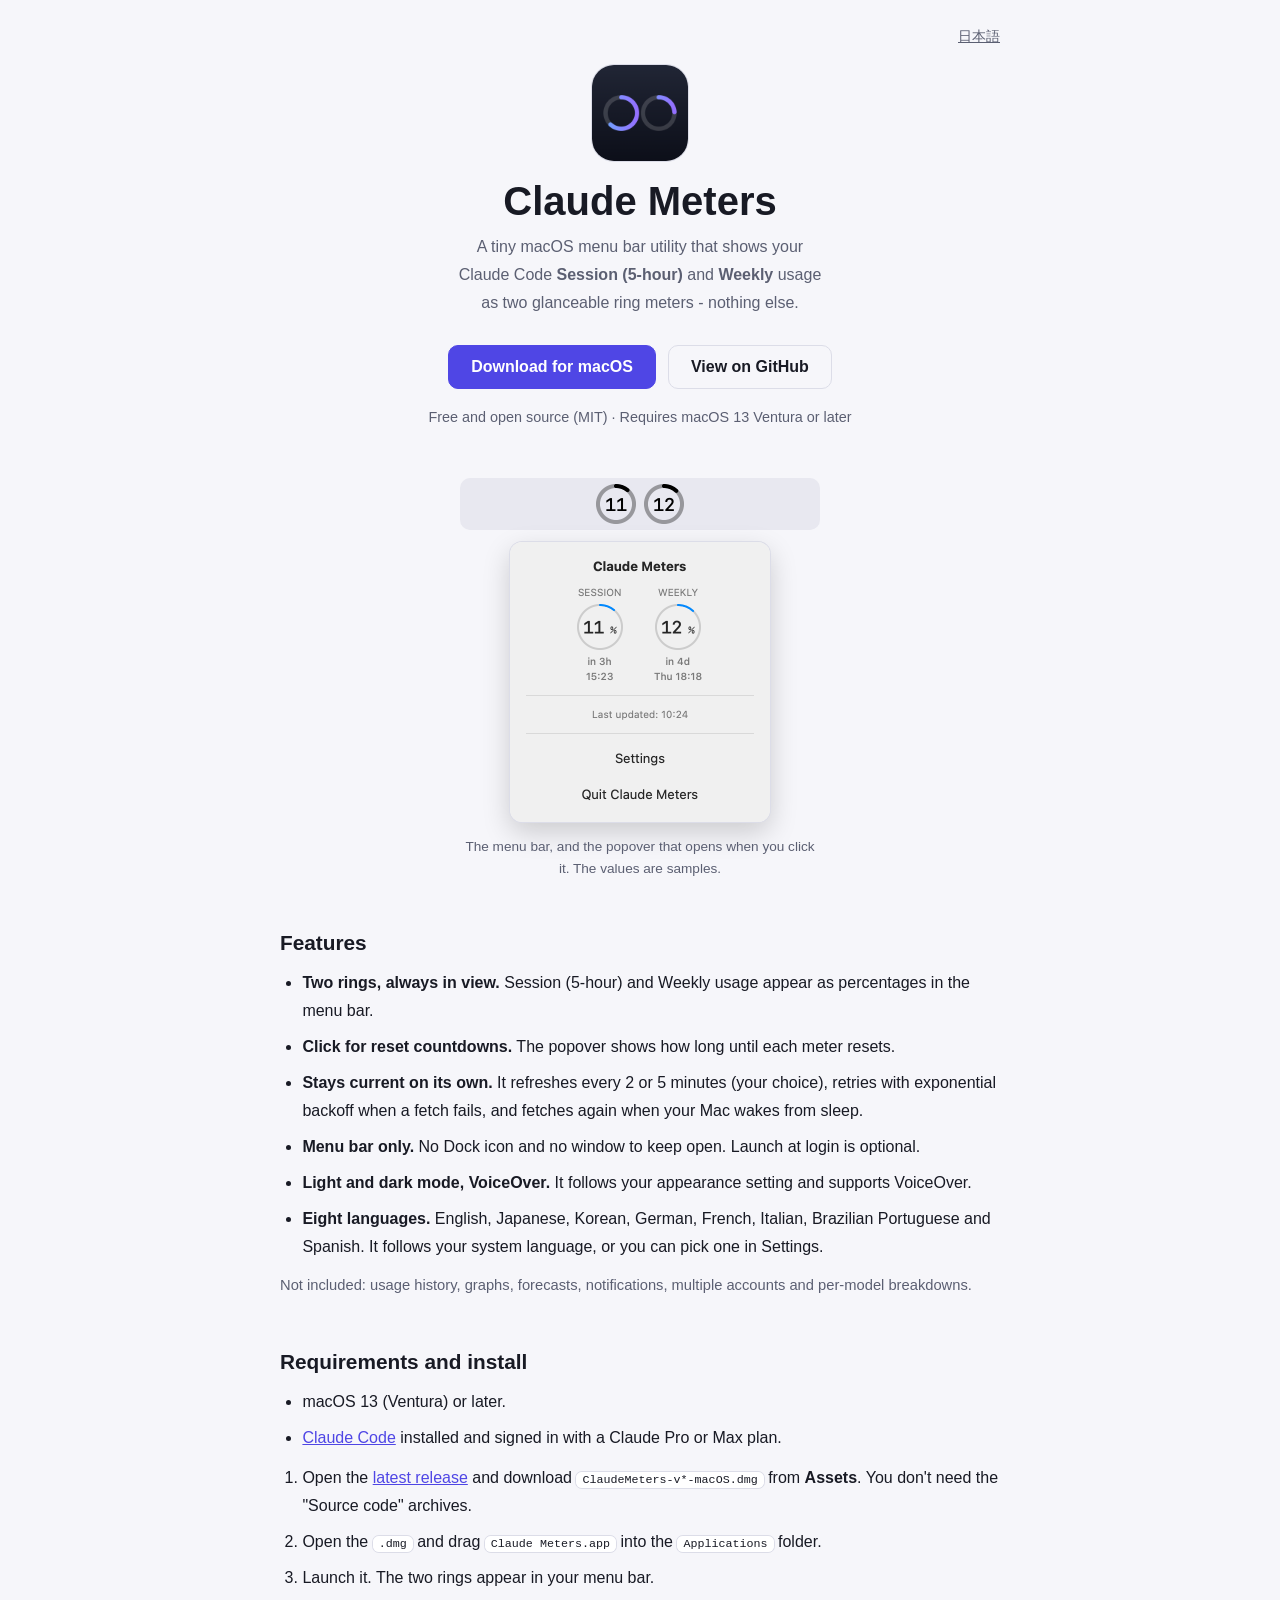
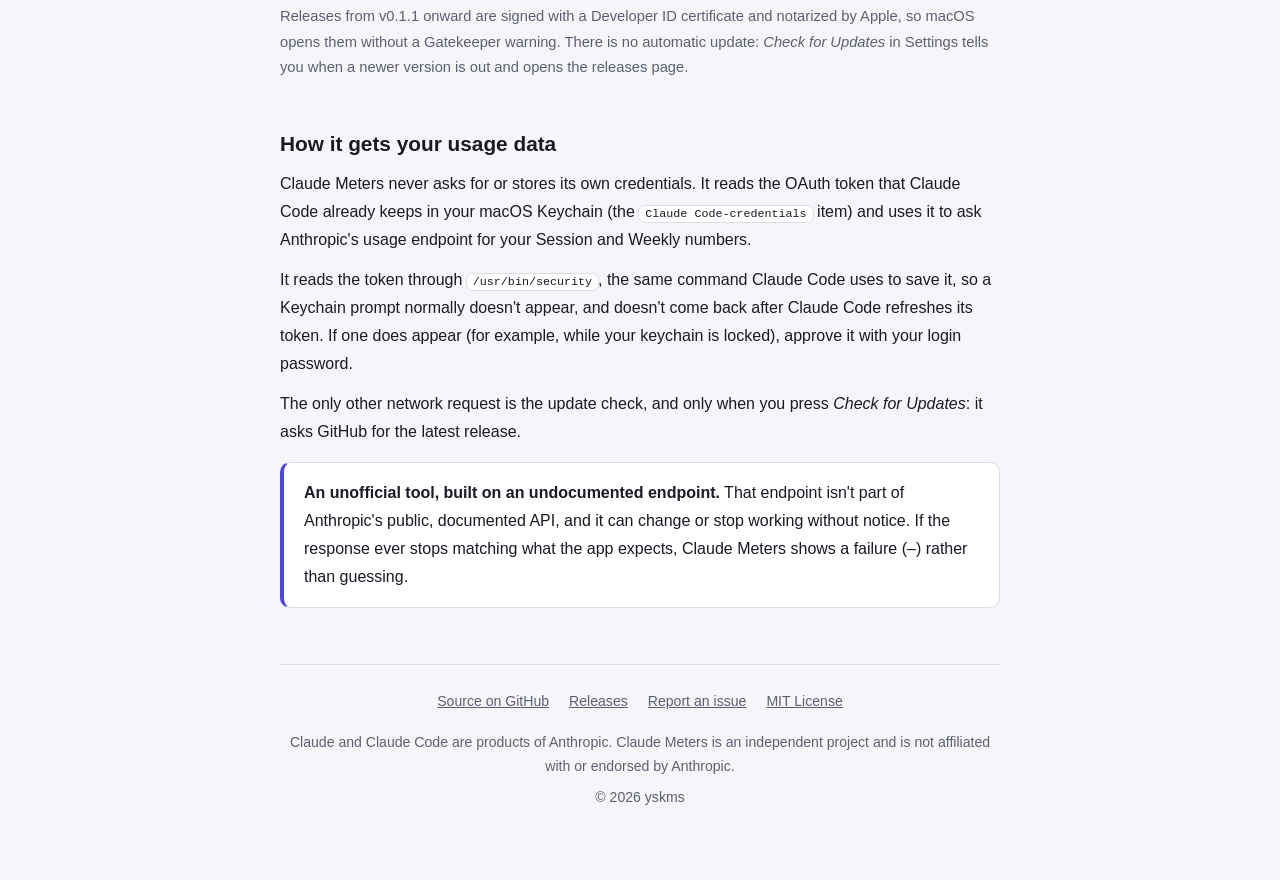
<file: public/index.html>
<!doctype html>
<html lang="en">
<head>
<meta charset="utf-8">
<meta name="viewport" content="width=device-width, initial-scale=1">
<title>Claude Meters - Claude Code usage in your Mac menu bar</title>
<meta name="description" content="A tiny macOS menu bar app that shows your Claude Code Session (5-hour) and Weekly usage as two ring meters. Free and open source. macOS 13 or later.">
<link rel="canonical" href="https://yskms.github.io/claude-meters/">
<link rel="alternate" hreflang="en" href="https://yskms.github.io/claude-meters/">
<link rel="alternate" hreflang="ja" href="https://yskms.github.io/claude-meters/ja/">
<link rel="alternate" hreflang="x-default" href="https://yskms.github.io/claude-meters/">
<link rel="icon" type="image/png" href="icon.png">
<meta property="og:type" content="website">
<meta property="og:site_name" content="Claude Meters">
<meta property="og:url" content="https://yskms.github.io/claude-meters/">
<meta property="og:title" content="Claude Meters - Claude Code usage in your Mac menu bar">
<meta property="og:description" content="A tiny macOS menu bar app that shows your Claude Code Session (5-hour) and Weekly usage as two ring meters. Free and open source. macOS 13 or later.">
<meta property="og:image" content="https://yskms.github.io/claude-meters/icon.png">
<meta property="og:locale" content="en_US">
<meta property="og:locale:alternate" content="ja_JP">
<meta name="twitter:card" content="summary">
<meta name="twitter:title" content="Claude Meters - Claude Code usage in your Mac menu bar">
<meta name="twitter:description" content="A tiny macOS menu bar app that shows your Claude Code Session (5-hour) and Weekly usage as two ring meters. Free and open source. macOS 13 or later.">
<meta name="twitter:image" content="https://yskms.github.io/claude-meters/icon.png">
<!-- og・twitter・JSON-LD の description は、meta description と同じ文にしておく（片方だけ直さない）。ja/index.html も同じ -->
<script type="application/ld+json">
{
  "@context": "https://schema.org",
  "@type": "SoftwareApplication",
  "name": "Claude Meters",
  "description": "A tiny macOS menu bar app that shows your Claude Code Session (5-hour) and Weekly usage as two ring meters. Free and open source. macOS 13 or later.",
  "applicationCategory": "UtilitiesApplication",
  "operatingSystem": "macOS 13 or later",
  "url": "https://yskms.github.io/claude-meters/",
  "image": "https://yskms.github.io/claude-meters/icon.png",
  "screenshot": "https://yskms.github.io/claude-meters/images/popover-en-light.png",
  "downloadUrl": "https://github.com/yskms/claude-meters/releases/latest",
  "license": "https://github.com/yskms/claude-meters/blob/main/LICENSE",
  "inLanguage": ["en", "ja", "ko", "de", "fr", "it", "pt-BR", "es"],
  "offers": { "@type": "Offer", "price": "0", "priceCurrency": "USD" },
  "author": { "@type": "Person", "name": "yskms" }
}
</script>
<link rel="stylesheet" href="site.css">
</head>
<body>
<div class="wrap">
  <nav class="lang-switch" aria-label="Language">
    <a href="ja/" hreflang="ja" lang="ja">日本語</a>
  </nav>

  <header class="hero">
    <img class="icon" src="icon.png" width="96" height="96" alt="Claude Meters">
    <h1>Claude Meters</h1>
    <p class="lead">A tiny macOS menu bar utility that shows your Claude Code <strong class="nw">Session (5-hour)</strong> and <strong>Weekly</strong> usage as two glanceable ring meters - nothing else.</p>
    <p class="actions">
      <a class="button primary" href="https://github.com/yskms/claude-meters/releases/latest">Download for macOS</a>
      <a class="button" href="https://github.com/yskms/claude-meters">View on GitHub</a>
    </p>
    <p class="facts">Free and open source (MIT) · Requires macOS 13 Ventura or later</p>
  </header>

  <figure class="shots">
    <div class="menubar">
      <picture>
        <source media="(prefers-color-scheme: dark)" srcset="images/glyph-white.png">
        <img src="images/glyph-black.png" width="88" height="40" alt="The two ring meters in the menu bar, showing 11% and 12%">
      </picture>
    </div>
    <picture>
      <source media="(prefers-color-scheme: dark)" srcset="images/popover-en-dark.png">
      <img class="popover" src="images/popover-en-light.png" width="260" height="280" alt="The popover: Session 11%, resetting in 3 hours; Weekly 12%, resetting in 4 days">
    </picture>
    <figcaption>The menu bar, and the popover that opens when you click it. The values are samples.</figcaption>
  </figure>

  <section>
    <h2>Features</h2>
    <ul>
      <li><strong>Two rings, always in view.</strong> <span class="nw">Session (5-hour)</span> and Weekly usage appear as percentages in the menu bar.</li>
      <li><strong>Click for reset countdowns.</strong> The popover shows how long until each meter resets.</li>
      <li><strong>Stays current on its own.</strong> It refreshes every 2 or 5 minutes (your choice), retries with exponential backoff when a fetch fails, and fetches again when your Mac wakes from sleep.</li>
      <li><strong>Menu bar only.</strong> No Dock icon and no window to keep open. Launch at login is optional.</li>
      <li><strong>Light and dark mode, VoiceOver.</strong> It follows your appearance setting and supports VoiceOver.</li>
      <li><strong>Eight languages.</strong> English, Japanese, Korean, German, French, Italian, Brazilian Portuguese and Spanish. It follows your system language, or you can pick one in Settings.</li>
    </ul>
    <p class="small">Not included: usage history, graphs, forecasts, notifications, multiple accounts and per-model breakdowns.</p>
  </section>

  <section>
    <h2>Requirements and install</h2>
    <ul>
      <li>macOS 13 (Ventura) or later.</li>
      <li><a href="https://claude.com/product/claude-code">Claude Code</a> installed and signed in with a Claude Pro or Max plan.</li>
    </ul>
    <ol>
      <li>Open the <a href="https://github.com/yskms/claude-meters/releases/latest">latest release</a> and download <code>ClaudeMeters-v*-macOS.dmg</code> from <strong>Assets</strong>. You don't need the "Source code" archives.</li>
      <li>Open the <code>.dmg</code> and drag <code>Claude Meters.app</code> into the <code>Applications</code> folder.</li>
      <li>Launch it. The two rings appear in your menu bar.</li>
    </ol>
    <p class="small">Releases from v0.1.1 onward are signed with a Developer ID certificate and notarized by Apple, so macOS opens them without a Gatekeeper warning. There is no automatic update: <em>Check for Updates</em> in Settings tells you when a newer version is out and opens the releases page.</p>
  </section>

  <section>
    <h2>How it gets your usage data</h2>
    <p>Claude Meters never asks for or stores its own credentials. It reads the OAuth token that Claude Code already keeps in your macOS Keychain (the <code>Claude Code-credentials</code> item) and uses it to ask Anthropic's usage endpoint for your Session and Weekly numbers.</p>
    <p>It reads the token through <code>/usr/bin/security</code>, the same command Claude Code uses to save it, so a Keychain prompt normally doesn't appear, and doesn't come back after Claude Code refreshes its token. If one does appear (for example, while your keychain is locked), approve it with your login password.</p>
    <p>The only other network request is the update check, and only when you press <em>Check for Updates</em>: it asks GitHub for the latest release.</p>
    <div class="callout">
      <p><strong>An unofficial tool, built on an undocumented endpoint.</strong> That endpoint isn't part of Anthropic's public, documented API, and it can change or stop working without notice. If the response ever stops matching what the app expects, Claude Meters shows a failure (–) rather than guessing.</p>
    </div>
  </section>

  <footer>
    <ul>
      <li><a href="https://github.com/yskms/claude-meters">Source on GitHub</a></li>
      <li><a href="https://github.com/yskms/claude-meters/releases">Releases</a></li>
      <li><a href="https://github.com/yskms/claude-meters/issues">Report an issue</a></li>
      <li><a href="https://github.com/yskms/claude-meters/blob/main/LICENSE">MIT License</a></li>
    </ul>
    <p>Claude and Claude Code are products of Anthropic. Claude Meters is an independent project and is not affiliated with or endorsed by Anthropic.</p>
    <p>© 2026 yskms</p>
  </footer>
</div>
</body>
</html>
</file>
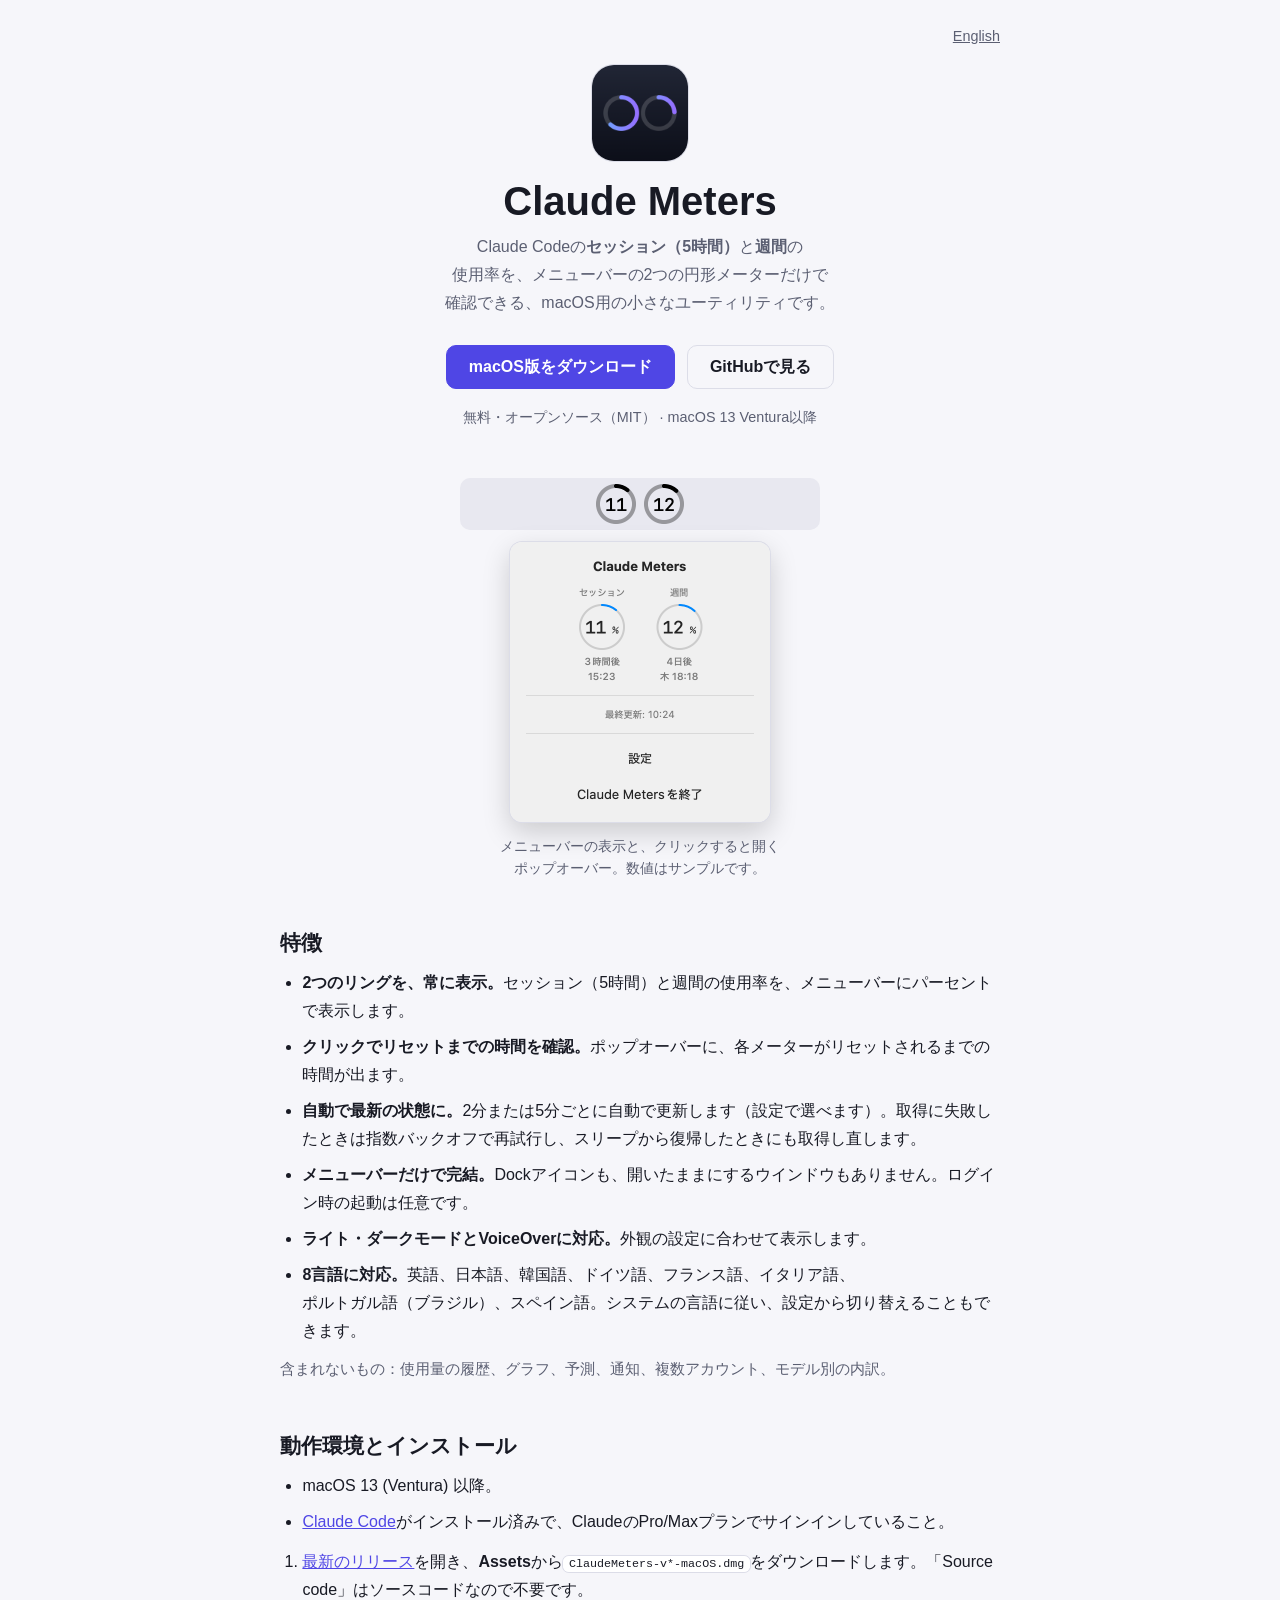
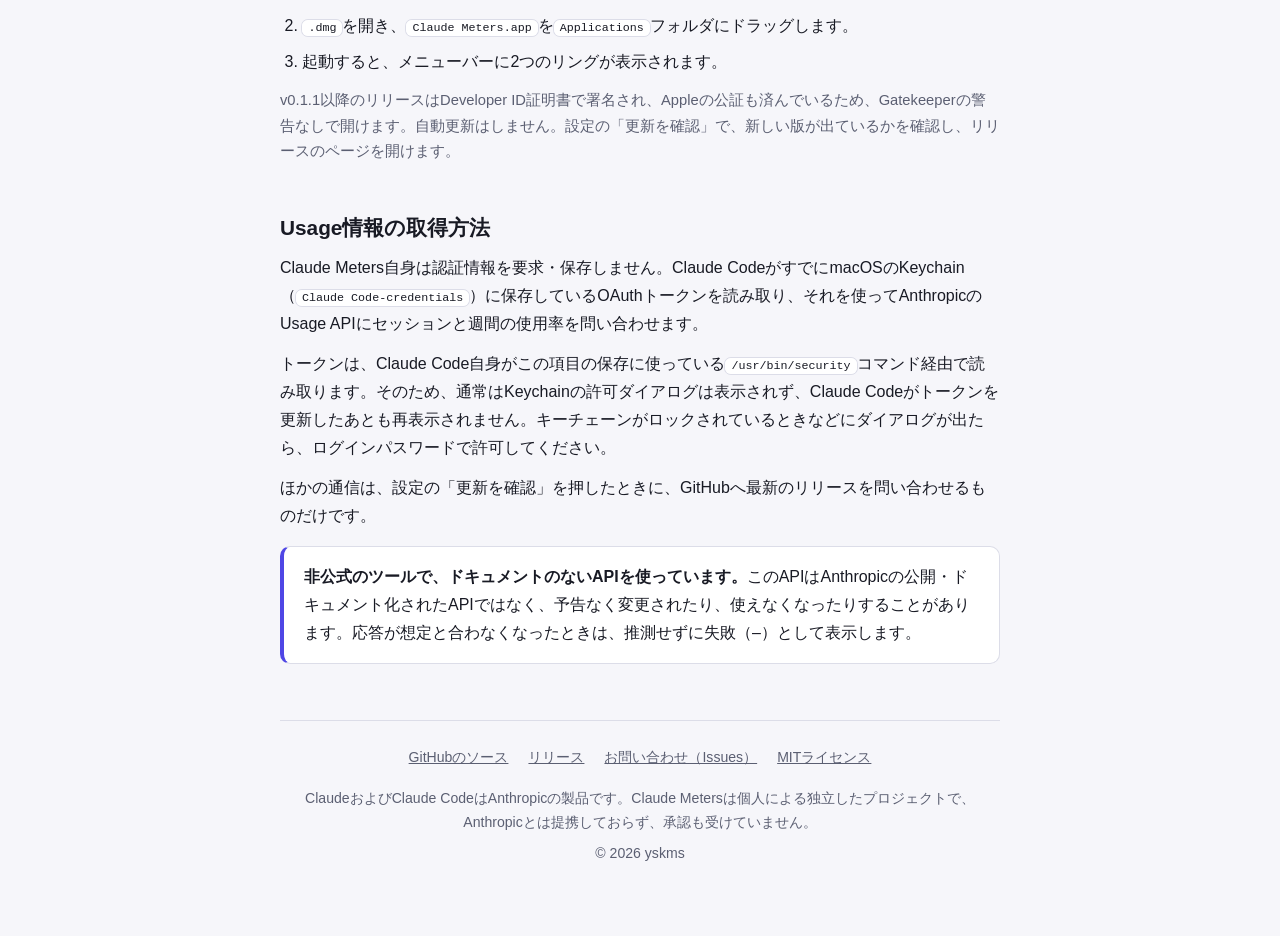
<file: public/ja/index.html>
<!doctype html>
<html lang="ja">
<head>
<meta charset="utf-8">
<meta name="viewport" content="width=device-width, initial-scale=1">
<title>Claude Meters - Claude Codeの使用量をメニューバーに表示するMacアプリ</title>
<meta name="description" content="Claude Codeのセッション（5時間）と週間の使用率を、macOSのメニューバーに2つの円形メーターで表示する小さなユーティリティ。無料・オープンソース。macOS 13以降。">
<link rel="canonical" href="https://yskms.github.io/claude-meters/ja/">
<link rel="alternate" hreflang="en" href="https://yskms.github.io/claude-meters/">
<link rel="alternate" hreflang="ja" href="https://yskms.github.io/claude-meters/ja/">
<link rel="alternate" hreflang="x-default" href="https://yskms.github.io/claude-meters/">
<link rel="icon" type="image/png" href="../icon.png">
<meta property="og:type" content="website">
<meta property="og:site_name" content="Claude Meters">
<meta property="og:url" content="https://yskms.github.io/claude-meters/ja/">
<meta property="og:title" content="Claude Meters - Claude Codeの使用量をメニューバーに表示するMacアプリ">
<meta property="og:description" content="Claude Codeのセッション（5時間）と週間の使用率を、macOSのメニューバーに2つの円形メーターで表示する小さなユーティリティ。無料・オープンソース。macOS 13以降。">
<meta property="og:image" content="https://yskms.github.io/claude-meters/icon.png">
<meta property="og:locale" content="ja_JP">
<meta property="og:locale:alternate" content="en_US">
<meta name="twitter:card" content="summary">
<meta name="twitter:title" content="Claude Meters - Claude Codeの使用量をメニューバーに表示するMacアプリ">
<meta name="twitter:description" content="Claude Codeのセッション（5時間）と週間の使用率を、macOSのメニューバーに2つの円形メーターで表示する小さなユーティリティ。無料・オープンソース。macOS 13以降。">
<meta name="twitter:image" content="https://yskms.github.io/claude-meters/icon.png">
<!-- og・twitter・JSON-LD の description は、meta description と同じ文にしておく（片方だけ直さない）。index.html も同じ -->
<script type="application/ld+json">
{
  "@context": "https://schema.org",
  "@type": "SoftwareApplication",
  "name": "Claude Meters",
  "description": "Claude Codeのセッション（5時間）と週間の使用率を、macOSのメニューバーに2つの円形メーターで表示する小さなユーティリティ。無料・オープンソース。macOS 13以降。",
  "applicationCategory": "UtilitiesApplication",
  "operatingSystem": "macOS 13 or later",
  "url": "https://yskms.github.io/claude-meters/ja/",
  "image": "https://yskms.github.io/claude-meters/icon.png",
  "screenshot": "https://yskms.github.io/claude-meters/images/popover-ja-light.png",
  "downloadUrl": "https://github.com/yskms/claude-meters/releases/latest",
  "license": "https://github.com/yskms/claude-meters/blob/main/LICENSE",
  "inLanguage": ["ja", "en", "ko", "de", "fr", "it", "pt-BR", "es"],
  "offers": { "@type": "Offer", "price": "0", "priceCurrency": "USD" },
  "author": { "@type": "Person", "name": "yskms" }
}
</script>
<link rel="stylesheet" href="../site.css">
</head>
<body>
<div class="wrap">
  <nav class="lang-switch" aria-label="言語">
    <a href="../" hreflang="en" lang="en">English</a>
  </nav>

  <header class="hero">
    <img class="icon" src="../icon.png" width="96" height="96" alt="Claude Meters">
    <h1>Claude Meters</h1>
    <p class="lead phrase">Claude Codeの<wbr><strong class="nw">セッション（5時間）</strong>と<strong>週間</strong>の<wbr>使用率を、<wbr>メニューバーの<wbr>2つの<wbr>円形メーターだけで<wbr>確認できる、<wbr>macOS用の<wbr>小さな<wbr>ユーティリティです。</p>
    <p class="actions">
      <a class="button primary" href="https://github.com/yskms/claude-meters/releases/latest">macOS版をダウンロード</a>
      <a class="button" href="https://github.com/yskms/claude-meters">GitHubで見る</a>
    </p>
    <p class="facts phrase">無料・<wbr>オープンソース（MIT） · macOS 13 Ventura以降</p>
  </header>

  <figure class="shots">
    <div class="menubar">
      <picture>
        <source media="(prefers-color-scheme: dark)" srcset="../images/glyph-white.png">
        <img src="../images/glyph-black.png" width="88" height="40" alt="メニューバーの2つの円形メーター（11%と12%）">
      </picture>
    </div>
    <picture>
      <source media="(prefers-color-scheme: dark)" srcset="../images/popover-ja-dark.png">
      <img class="popover" src="../images/popover-ja-light.png" width="260" height="280" alt="ポップオーバー：セッション11%（3時間後にリセット）、週間12%（4日後にリセット）">
    </picture>
    <figcaption class="phrase">メニューバーの<wbr>表示と、<wbr>クリックすると<wbr>開く<wbr>ポップオーバー。<wbr>数値は<wbr>サンプルです。</figcaption>
  </figure>

  <section>
    <h2>特徴</h2>
    <ul>
      <li><strong>2つのリングを、常に表示。</strong><span class="nw">セッション（5時間）</span>と週間の使用率を、メニューバーにパーセントで表示します。</li>
      <li><strong>クリックでリセットまでの時間を確認。</strong><span class="nw">ポップオーバー</span>に、各メーターがリセットされるまでの時間が出ます。</li>
      <li><strong>自動で最新の状態に。</strong>2分または5分ごとに自動で更新します（設定で選べます）。取得に失敗したときは指数バックオフで再試行し、スリープから復帰したときにも取得し直します。</li>
      <li><strong>メニューバーだけで完結。</strong>Dockアイコンも、開いたままにするウインドウもありません。ログイン時の起動は任意です。</li>
      <li><strong>ライト・ダークモードとVoiceOverに対応。</strong>外観の設定に合わせて表示します。</li>
      <li><strong>8言語に対応。</strong><span class="nw">英語</span>、<span class="nw">日本語</span>、<span class="nw">韓国語</span>、<span class="nw">ドイツ語</span>、<span class="nw">フランス語</span>、<span class="nw">イタリア語</span>、<span class="nw">ポルトガル語（ブラジル）</span>、<span class="nw">スペイン語</span>。システムの言語に従い、設定から切り替えることもできます。</li>
    </ul>
    <p class="small">含まれないもの：使用量の履歴、グラフ、予測、通知、複数アカウント、モデル別の内訳。</p>
  </section>

  <section>
    <h2>動作環境とインストール</h2>
    <ul>
      <li>macOS 13 (Ventura) 以降。</li>
      <li><a href="https://claude.com/product/claude-code">Claude Code</a>がインストール済みで、ClaudeのPro/Maxプランでサインインしていること。</li>
    </ul>
    <ol>
      <li><a href="https://github.com/yskms/claude-meters/releases/latest">最新のリリース</a>を開き、<strong>Assets</strong>から<code>ClaudeMeters-v*-macOS.dmg</code>をダウンロードします。「Source code」はソースコードなので不要です。</li>
      <li><code>.dmg</code>を開き、<code>Claude Meters.app</code>を<code>Applications</code>フォルダにドラッグします。</li>
      <li>起動すると、メニューバーに2つのリングが表示されます。</li>
    </ol>
    <p class="small">v0.1.1以降のリリースはDeveloper ID証明書で署名され、Appleの公証も済んでいるため、Gatekeeperの警告なしで開けます。自動更新はしません。設定の「更新を確認」で、新しい版が出ているかを確認し、リリースのページを開けます。</p>
  </section>

  <section>
    <h2>Usage情報の取得方法</h2>
    <p>Claude Meters自身は認証情報を要求・保存しません。Claude CodeがすでにmacOSのKeychain（<code>Claude Code-credentials</code>）に保存しているOAuthトークンを読み取り、それを使ってAnthropicのUsage APIにセッションと週間の使用率を問い合わせます。</p>
    <p>トークンは、Claude Code自身がこの項目の保存に使っている<code>/usr/bin/security</code>コマンド経由で読み取ります。そのため、通常はKeychainの許可ダイアログは表示されず、Claude Codeがトークンを更新したあとも再表示されません。キーチェーンがロックされているときなどにダイアログが出たら、ログインパスワードで許可してください。</p>
    <p>ほかの通信は、設定の「更新を確認」を押したときに、GitHubへ最新のリリースを問い合わせるものだけです。</p>
    <div class="callout">
      <p><strong>非公式のツールで、ドキュメントのないAPIを使っています。</strong>このAPIはAnthropicの公開・ドキュメント化されたAPIではなく、予告なく変更されたり、使えなくなったりすることがあります。応答が想定と合わなくなったときは、推測せずに失敗（–）として表示します。</p>
    </div>
  </section>

  <footer>
    <ul>
      <li><a href="https://github.com/yskms/claude-meters">GitHubのソース</a></li>
      <li><a href="https://github.com/yskms/claude-meters/releases">リリース</a></li>
      <li><a href="https://github.com/yskms/claude-meters/issues">お問い合わせ（Issues）</a></li>
      <li><a href="https://github.com/yskms/claude-meters/blob/main/LICENSE">MITライセンス</a></li>
    </ul>
    <p>ClaudeおよびClaude CodeはAnthropicの製品です。Claude Metersは個人による独立したプロジェクトで、Anthropicとは提携しておらず、承認も受けていません。</p>
    <p>© 2026 yskms</p>
  </footer>
</div>
</body>
</html>
</file>
<file: public/site.css>
/* en・ja の紹介ページ共通。配色はアプリのアイコン（濃紺とリングの青紫）から取った。 */
:root {
  color-scheme: light dark;
  --bg: #f6f6fa;
  --surface: #ffffff;
  --text: #181a24;
  --muted: #5b5f72;
  --border: #dcdde8;
  --accent: #4f46e5;
  --accent-contrast: #ffffff;
  --bar: #e8e8f0;
}

@media (prefers-color-scheme: dark) {
  :root {
    --bg: #0f111a;
    --surface: #171a27;
    --text: #e9eaf2;
    --muted: #a3a7ba;
    --border: #2a2e40;
    --accent: #9aa5ff;
    --accent-contrast: #0f111a;
    --bar: #1d2030;
  }
}

* { box-sizing: border-box; }

html { -webkit-text-size-adjust: 100%; }

body {
  margin: 0;
  background: var(--bg);
  color: var(--text);
  font-family: -apple-system, BlinkMacSystemFont, "Segoe UI", "Hiragino Sans", "Hiragino Kaku Gothic ProN", "Noto Sans JP", sans-serif;
  line-height: 1.75;
}

.wrap {
  width: min(720px, calc(100% - 40px));
  margin: 0 auto;
  padding: 24px 0 64px;
}

a { color: var(--accent); }
a:focus-visible, .button:focus-visible { outline: 2px solid var(--accent); outline-offset: 2px; }

.lang-switch { text-align: right; font-size: 0.9rem; }
.lang-switch a { color: var(--muted); }

/* ---- 先頭 ---- */
.hero { text-align: center; padding: 16px 0 8px; }

.icon {
  display: block;
  margin: 0 auto;
  width: 96px;
  height: 96px;
  border-radius: 22px;
  box-shadow: 0 0 0 1px var(--border);
}

h1 { margin: 16px 0 8px; font-size: clamp(1.9rem, 6vw, 2.5rem); line-height: 1.2; }

.lead {
  max-width: 34em;
  margin: 0 auto;
  color: var(--muted);
  text-wrap: balance;
}

.actions {
  display: flex;
  flex-wrap: wrap;
  justify-content: center;
  gap: 12px;
  margin: 28px 0 0;
}

.button {
  display: inline-flex;
  align-items: center;
  min-height: 44px;
  padding: 0 22px;
  border: 1px solid var(--border);
  border-radius: 10px;
  color: var(--text);
  font-weight: 600;
  text-decoration: none;
}
.button:hover { border-color: var(--accent); }
.button.primary { background: var(--accent); border-color: var(--accent); color: var(--accent-contrast); }
.button.primary:hover { filter: brightness(1.08); }

.facts { margin: 16px 0 0; color: var(--muted); font-size: 0.9rem; }

/* ---- メニューバーとポップオーバー ---- */
.shots { margin: 40px auto 0; max-width: 360px; text-align: center; }

.menubar {
  display: flex;
  align-items: center;
  justify-content: center;
  height: 52px;
  border-radius: 10px;
  background: var(--bar);
}
.menubar img { display: block; width: 88px; height: 40px; }

.popover {
  display: block;
  width: 260px;
  height: auto;
  margin: 12px auto 0;
  border-radius: 12px;
  box-shadow: 0 0 0 1px var(--border), 0 10px 28px rgba(0, 0, 0, 0.18);
}

.shots figcaption { margin-top: 14px; color: var(--muted); font-size: 0.85rem; line-height: 1.6; }

/* ---- 本文 ---- */
section { margin-top: 48px; }

h2 { margin: 0 0 12px; font-size: 1.3rem; line-height: 1.4; }

p { margin: 0 0 12px; }

ul, ol { margin: 0 0 12px; padding-left: 1.4em; }
li { margin-bottom: 8px; }
li strong { font-weight: 650; }

code {
  padding: 1px 6px;
  border-radius: 6px;
  background: var(--surface);
  box-shadow: 0 0 0 1px var(--border);
  font-size: 0.9em;
}

.small { color: var(--muted); font-size: 0.92rem; }

.nw { white-space: nowrap; }

/* 日本語の短い行（ja/index.htmlの.lead・.facts・figcaption）は、<wbr>と記号でだけ折り返す。
   auto-phraseはiOS Safariで効かず、単語の途中で折れる（hubと同じ事情）。文言を変えたら<wbr>も付け直す。
   本文は通常の折り返しのまま、折れてほしくない語だけ.nwで囲む。 */
.phrase { word-break: keep-all; overflow-wrap: break-word; }

.callout {
  margin-top: 16px;
  padding: 16px 20px;
  border: 1px solid var(--border);
  border-left: 4px solid var(--accent);
  border-radius: 10px;
  background: var(--surface);
}
.callout p:last-child { margin-bottom: 0; }

/* ---- フッター ---- */
footer {
  margin-top: 56px;
  padding-top: 24px;
  border-top: 1px solid var(--border);
  color: var(--muted);
  font-size: 0.88rem;
  text-align: center;
}
footer ul { display: flex; flex-wrap: wrap; justify-content: center; gap: 4px 20px; margin: 0 0 16px; padding: 0; list-style: none; }
footer li { margin: 0; }
footer a { color: var(--muted); }
footer a:hover { color: var(--accent); }
footer p { margin-bottom: 6px; }

@media (max-width: 480px) {
  .wrap { padding-top: 16px; }
  .button { flex: 1 1 100%; justify-content: center; }
}
</file>
